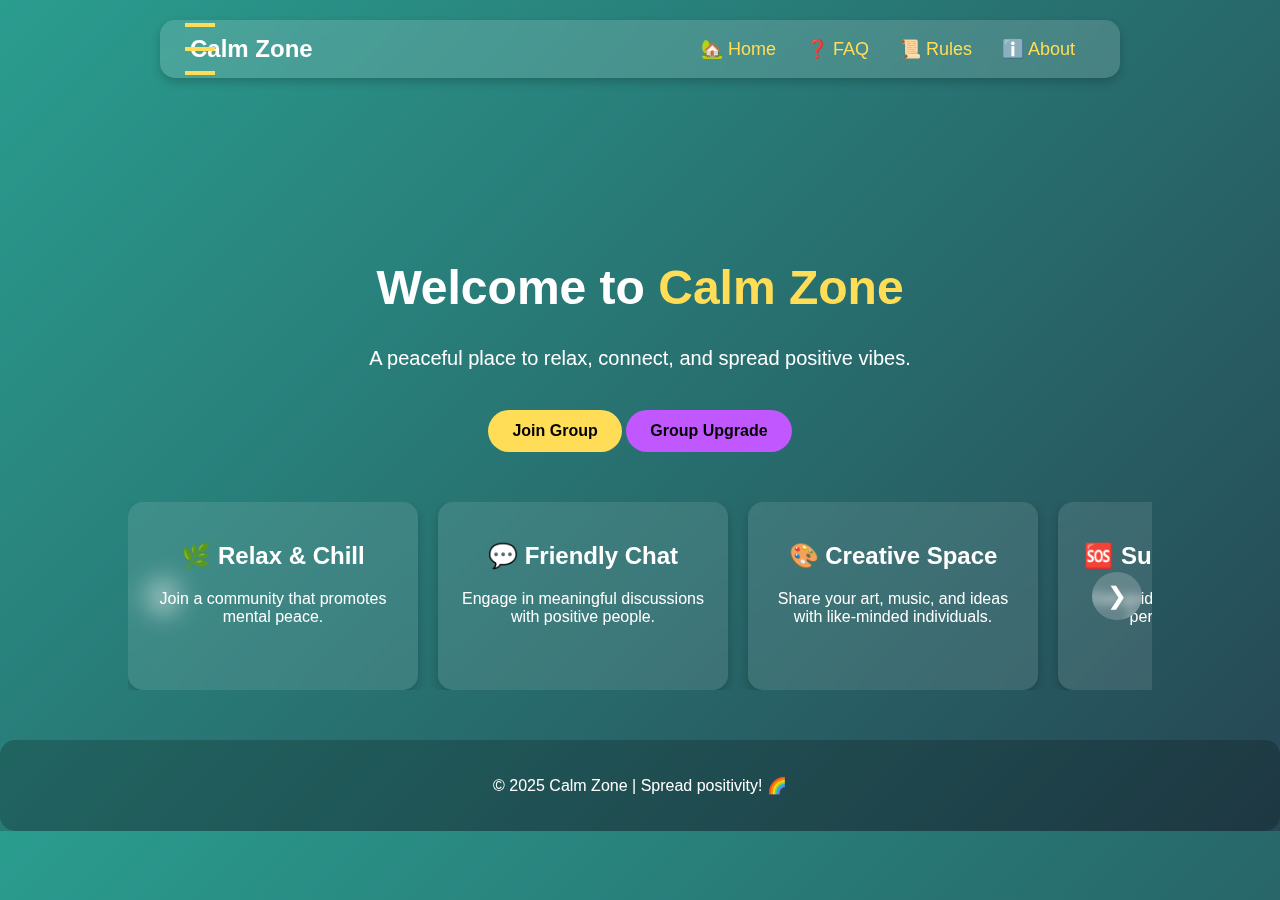
<file: index.html>
<!DOCTYPE html>
<html lang="en">
<head>
    <meta charset="UTF-8">
    <meta name="viewport" content="width=device-width, initial-scale=1">
    <title>Calm Zone | Home</title>
    <link rel="stylesheet" href="styles.css">
</head>
<body>

    <!-- Particle Background -->
    <div id="particles-js"></div>

    <!-- Navigation Menu -->
    <nav>
        <div class="logo">Calm Zone</div>
        <div class="menu-toggle" onclick="toggleMenu()">
            <div></div>
            <div></div>
            <div></div>
        </div>
        <ul id="nav-menu">
            <li><a href="index.html">🏡 Home</a></li>
            <li><a href="faq.html">❓ FAQ</a></li>
            <li><a href="rules.html">📜 Rules</a></li>
            <li><a href="about.html">ℹ️ About</a></li>
        </ul>
    </nav>

    <!-- Hero Section -->
    <section class="hero">
        <h1>Welcome to <span>Calm Zone</span></h1>
        <p>A peaceful place to relax, connect, and spread positive vibes.</p>
        <a href="https://t.me/+hgn41DQy_rE4Y2I9" class="cta">Join Group</a>
        <a href="https://t.me/boost?c=2398146978" class="btc">Group Upgrade</a>
    </section>

    <!-- Animated Feature Section -->
    <section class="slider-container">
        <div class="slider">
            <button class="slide-btn left-btn">&#10094;</button>  <!-- Left Button -->
            <div class="card">
                <h2>🌿 Relax & Chill</h2>
                <p>Join a community that promotes mental peace.</p>
            </div>
        
            <!-- Friendly Chat -->
            <div class="card">
                <h2>💬 Friendly Chat</h2>
                <p>Engage in meaningful discussions with positive people.</p>
            </div>
        
            <!-- Creative Space -->
            <div class="card">
                <h2>🎨 Creative Space</h2>
                <p>Share your art, music, and ideas with like-minded individuals.</p>
            </div>
        
            <!-- Support & Advice -->
            <div class="card">
                <h2>🆘 Support & Advice</h2>
                <p>Get guidance on life, work, and personal challenges.</p>
            </div>
        
            <!-- Entertainment & Fun -->
            <div class="card">
                <h2>🎭 Entertainment & Fun</h2>
                <p>Enjoy games, memes, and laughter with group members.</p>
            </div>
        
            <!-- Group Events -->
            <div class="card">
                <h2>📅 Group Events</h2>
                <p>Participate in online meetups, discussions, and contests.</p>
            </div>
        
            <!-- Learning & Growth -->
            <div class="card">
                <h2>📖 Learning & Growth</h2>
                <p>Improve skills, learn new things, and expand your knowledge.</p>
            </div>
        
            <!-- Random Chats -->
            <div class="card">
                <h2>🎲 Random Chats</h2>
                <p>Talk about anything and everything with new friends.</p>
            </div>
        <button class="slide-btn right-btn">&#10095;</button>  <!-- Right Button -->
        </div>
    </section>

    <!-- Footer -->
    <footer>
        <p>© 2025 Calm Zone | Spread positivity! 🌈</p>
    </footer>

    <script src="script.js"></script>
    <script src="particles.js"></script>
    <script>
        particlesJS.load('particles-js', 'particles-config.json', function() {
            console.log('Particles loaded successfully!');
        });
    </script>
</body>
</html>
</file>
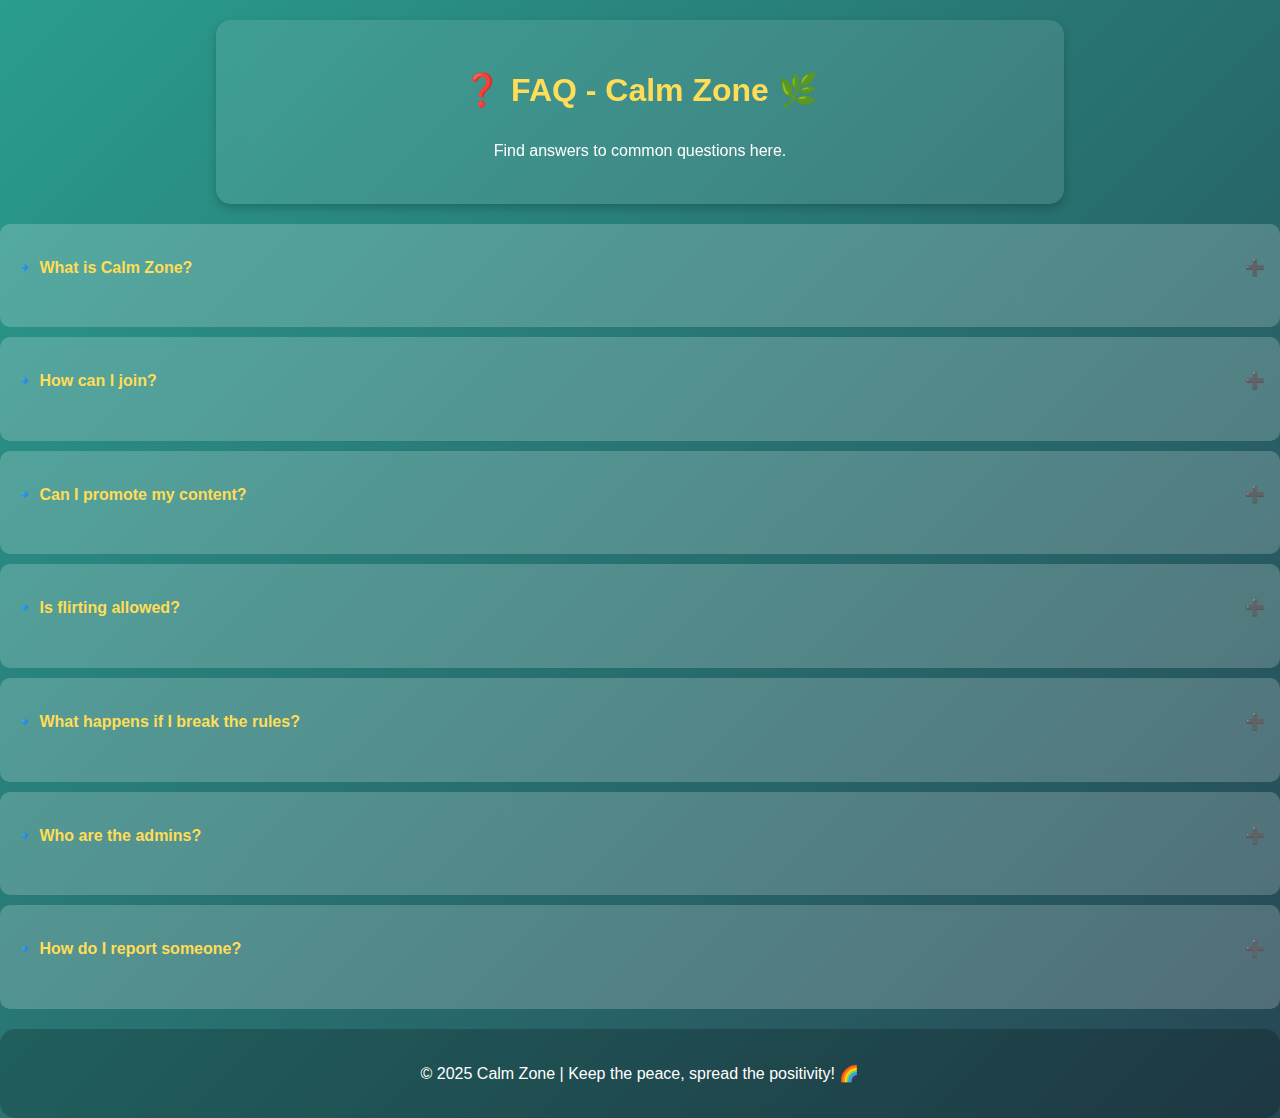
<file: FAQ.html>
<!DOCTYPE html>
<html lang="en">
<head>
    <meta charset="UTF-8">
    <meta name="viewport" content="width=device-width, initial-scale=1">
    <title>Calm Zone - FAQ ❓</title>
    <style>
        /* General Styling */
        body {
            font-family: 'Poppins', sans-serif;
            margin: 0;
            padding: 0;
            background: linear-gradient(135deg, #2a9d8f, #264653);
            color: #fff;
            text-align: center;
            line-height: 1.6;
        }

        /* Header Styling */
        header {
            background: rgba(255, 255, 255, 0.1);
            padding: 1.5em;
            border-radius: 15px;
            margin: 20px auto;
            width: 90%;
            max-width: 800px;
            backdrop-filter: blur(10px);
            box-shadow: 0 4px 10px rgba(0, 0, 0, 0.2);
            transition: transform 0.3s ease;
        }

        header:hover {
            transform: scale(1.02);
        }

        /* FAQ Section */
        .faq-container {
            max-width: 800px;
            margin: 20px auto;
            padding: 1.5em;
            background: rgba(255, 255, 255, 0.15);
            border-radius: 15px;
            backdrop-filter: blur(10px);
            box-shadow: 0 4px 10px rgba(0, 0, 0, 0.2);
        }

        h1 {
            color: #ffdd57;
        }

        /* FAQ Styling */
        .faq-item {
            background: rgba(255, 255, 255, 0.2);
            margin: 10px 0;
            padding: 15px;
            border-radius: 10px;
            cursor: pointer;
            transition: background 0.3s ease, transform 0.2s ease;
        }

        .faq-item:hover {
            background: rgba(255, 255, 255, 0.4);
            transform: scale(1.02);
        }

        .faq-question {
            font-weight: bold;
            color: #ffdd57;
            display: flex;
            justify-content: space-between;
            align-items: center;
        }

        .faq-answer {
            max-height: 0;
            overflow: hidden;
            transition: max-height 0.4s ease-in-out, padding 0.3s ease-in-out;
            padding: 0 15px;
            background: rgba(0, 0, 0, 0.2);
            border-radius: 8px;
            color: #fff;
        }

        .faq-item.active .faq-answer {
            max-height: 200px;
            padding: 10px 15px;
        }

        footer {
            margin-top: 20px;
            padding: 1em;
            background: rgba(0, 0, 0, 0.2);
            border-radius: 15px;
        }

        /* Responsive */
        @media (max-width: 600px) {
            header, .faq-container {
                padding: 1.2em;
            }
        }
    </style>
</head>
<body>
    <header>
        <h1>❓ FAQ - Calm Zone 🌿</h1>
        <p>Find answers to common questions here.</p>
    </header>

    <div class="faq-item" onclick="toggleFAQ(this)">
        <p class="faq-question">🔹 What is Calm Zone? <span>➕</span></p>
        <p class="faq-answer">Calm Zone is a peaceful Telegram community for connecting, chatting, and relaxing while respecting one another.</p>
      </div>
  
      <div class="faq-item" onclick="toggleFAQ(this)">
        <p class="faq-question">🔹 How can I join? <span>➕</span></p>
        <p class="faq-answer">Simply click on the invite link <a href="https://t.me/+hgn41DQy_rE4Y2I9">Join Calm Zone</a> to start your journey.</p>
      </div>
  
      <div class="faq-item" onclick="toggleFAQ(this)">
        <p class="faq-question">🔹 Can I promote my content? <span>➕</span></p>
        <p class="faq-answer">No, promotions and advertisements are not allowed in order to maintain a safe and respectful space for everyone.</p>
      </div>
  
      <div class="faq-item" onclick="toggleFAQ(this)">
        <p class="faq-question">🔹 Is flirting allowed? <span>➕</span></p>
        <p class="faq-answer">Flirting is allowed only with mutual consent. Any harassment or unwanted advances will result in a ban.</p>
      </div>
  
      <div class="faq-item" onclick="toggleFAQ(this)">
        <p class="faq-question">🔹 What happens if I break the rules? <span>➕</span></p>
        <p class="faq-answer">Depending on the severity of the violation, you may receive a warning, be muted, or face a permanent ban.</p>
      </div>
  
      <div class="faq-item" onclick="toggleFAQ(this)">
        <p class="faq-question">🔹 Who are the admins? <span>➕</span></p>
        <p class="faq-answer">Our admins are dedicated to keeping the group safe and friendly. Contact <a href="https://t.me/CalmZoneAdmin" style="color: #ffdd57;">@CalmZoneAdmin</a> for help.</p>
      </div>
  
      <div class="faq-item" onclick="toggleFAQ(this)">
        <p class="faq-question">🔹 How do I report someone? <span>➕</span></p>
        <p class="faq-answer">If you notice rule violations, please message an admin or report using Telegram’s built-in report feature.</p>
      </div>
    <footer>
        <p>© 2025 Calm Zone | Keep the peace, spread the positivity! 🌈</p>
    </footer>

    <script>
        function toggleFAQ(element) {
            element.classList.toggle('active');
            let icon = element.querySelector('.faq-question span');
            icon.textContent = icon.textContent === '➕' ? '➖' : '➕';
        }
    </script>
</body>
</html>
</file>
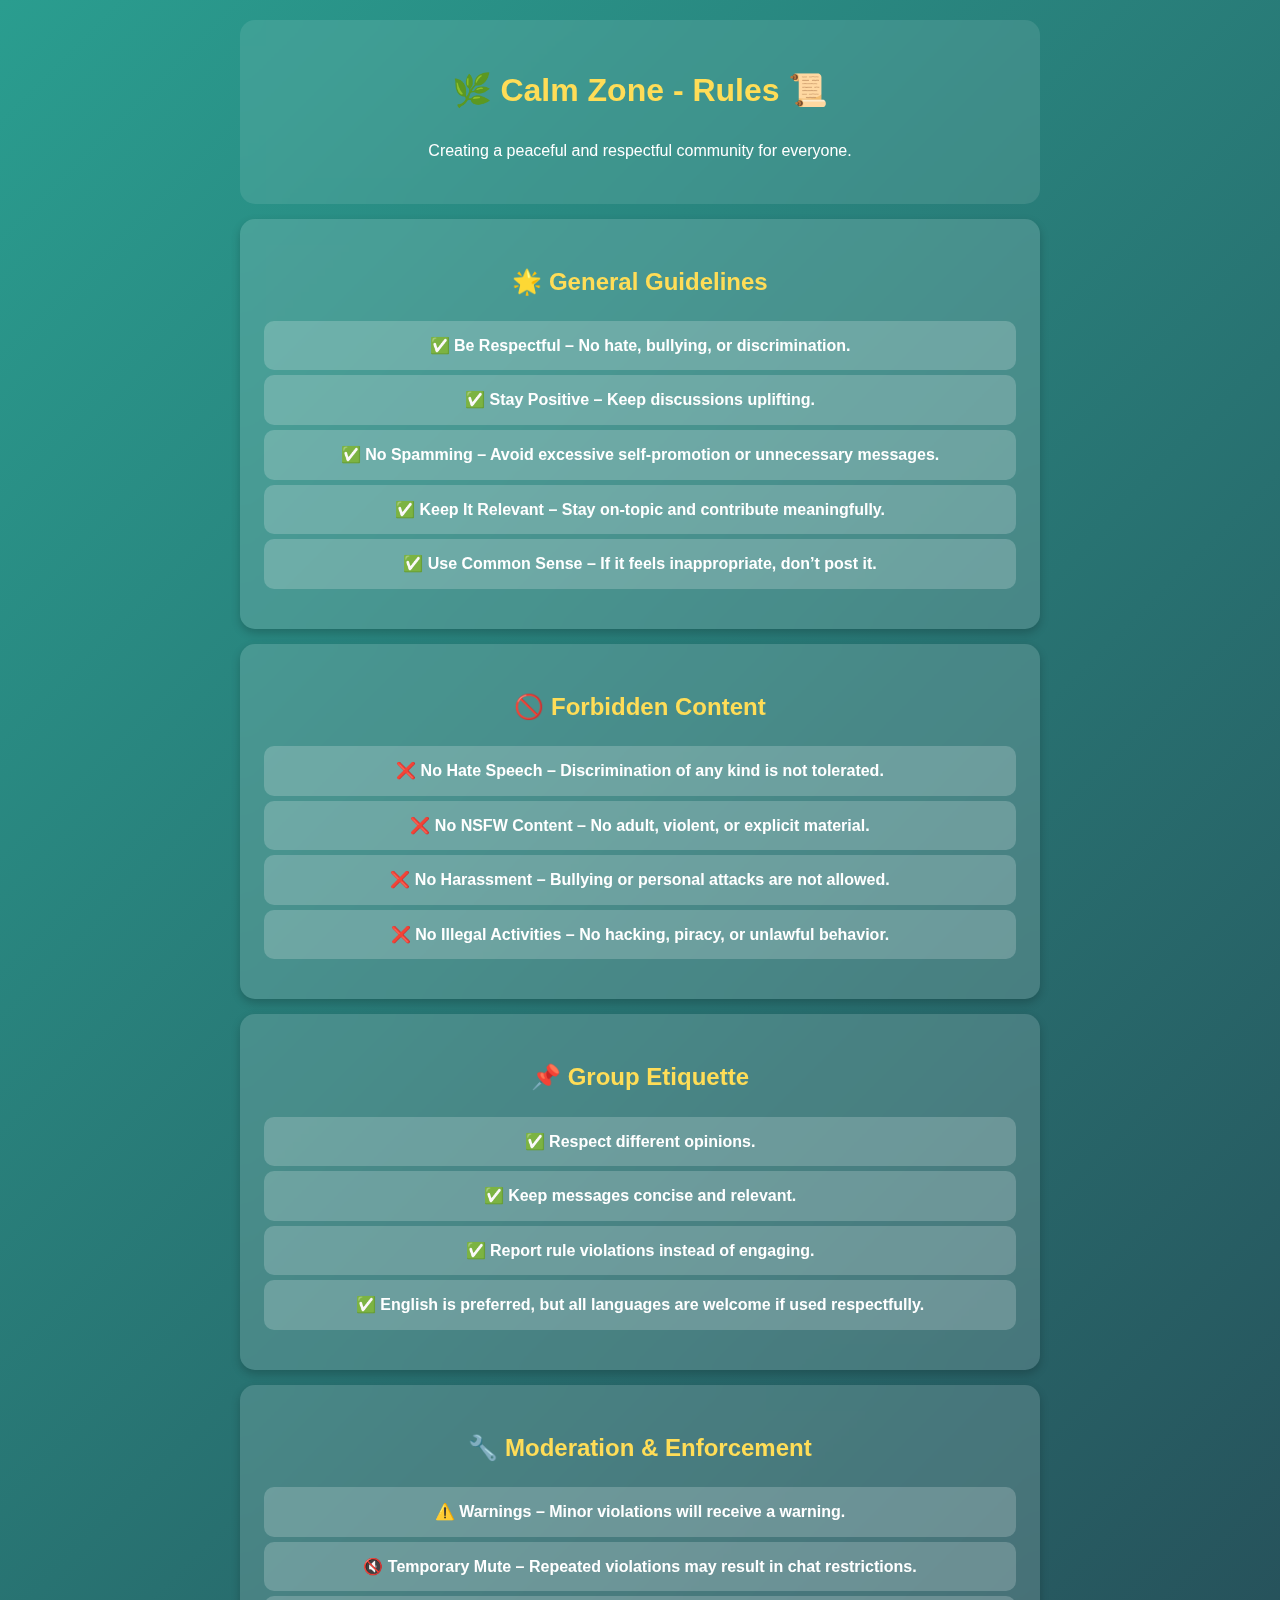
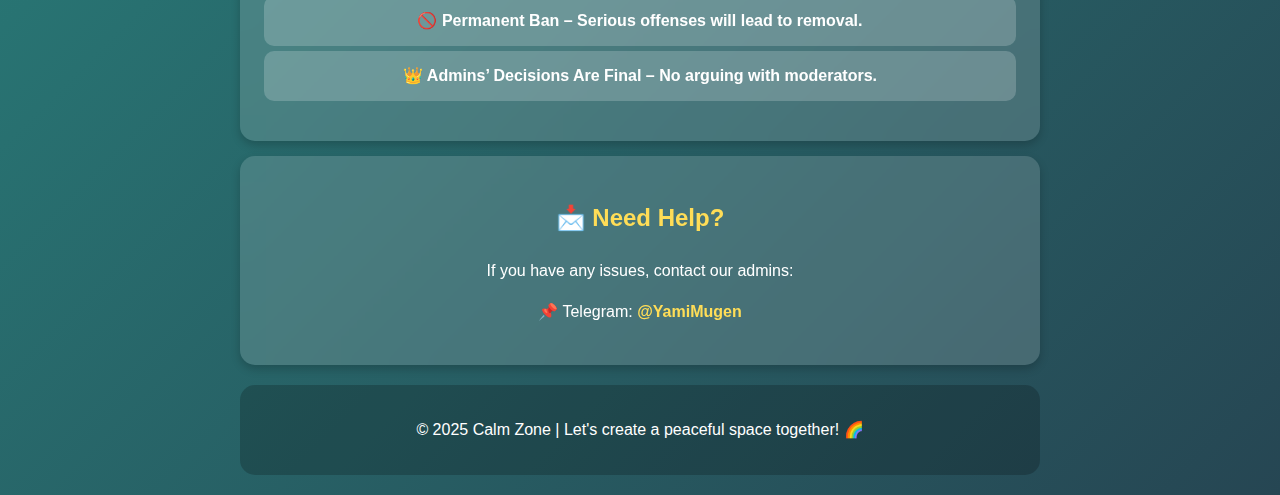
<file: Rules.html>
<!DOCTYPE html>
<html lang="en">
<head>
    <meta charset="UTF-8">
    <meta name="viewport" content="width=device-width, initial-scale=1">
    <title>Calm Zone - Rules 📜</title>
    <style>
        /* General Styling */
        body {
            font-family: 'Poppins', sans-serif;
            margin: 0;
            padding: 0;
            background: linear-gradient(135deg, #2a9d8f, #264653);
            color: #fff;
            text-align: center;
            line-height: 1.6;
        }

        /* Container for content */
        .container {
            width: 90%;
            max-width: 800px;
            margin: 20px auto;
        }

        /* Card Styling */
        .card {
            background: rgba(255, 255, 255, 0.15);
            padding: 1.5em;
            margin: 15px 0;
            border-radius: 15px;
            backdrop-filter: blur(10px);
            box-shadow: 0 4px 10px rgba(0, 0, 0, 0.2);
        }

        /* Header Styling */
        header {
            background: rgba(255, 255, 255, 0.1);
            padding: 1.5em;
            border-radius: 15px;
            backdrop-filter: blur(10px);
        }

        h1, h2 {
            color: #ffdd57;
        }

        ul {
            list-style: none;
            padding: 0;
        }

        ul li {
            background: rgba(255, 255, 255, 0.2);
            padding: 12px;
            margin: 5px 0;
            border-radius: 10px;
            font-weight: bold;
            transition: 0.3s ease;
        }

        ul li:hover {
            background: rgba(255, 255, 255, 0.4);
        }

        footer {
            margin-top: 20px;
            padding: 1em;
            background: rgba(0, 0, 0, 0.2);
            border-radius: 15px;
        }

        a {
            color: #ffdd57;
            font-weight: bold;
            text-decoration: none;
        }

        a:hover {
            text-decoration: underline;
        }

        /* Responsive Design */
        @media (max-width: 600px) {
            .card {
                padding: 1.2em;
            }
        }
    </style>
</head>
<body>
    <div class="container">
        <header>
            <h1>🌿 Calm Zone - Rules 📜</h1>
            <p>Creating a peaceful and respectful community for everyone.</p>
        </header>

        <div class="card">
            <h2>🌟 General Guidelines</h2>
            <ul>
                <li>✅ Be Respectful – No hate, bullying, or discrimination.</li>
                <li>✅ Stay Positive – Keep discussions uplifting.</li>
                <li>✅ No Spamming – Avoid excessive self-promotion or unnecessary messages.</li>
                <li>✅ Keep It Relevant – Stay on-topic and contribute meaningfully.</li>
                <li>✅ Use Common Sense – If it feels inappropriate, don’t post it.</li>
            </ul>
        </div>

        <div class="card">
            <h2>🚫 Forbidden Content</h2>
            <ul>
                <li>❌ No Hate Speech – Discrimination of any kind is not tolerated.</li>
                <li>❌ No NSFW Content – No adult, violent, or explicit material.</li>
                <li>❌ No Harassment – Bullying or personal attacks are not allowed.</li>
                <li>❌ No Illegal Activities – No hacking, piracy, or unlawful behavior.</li>
            </ul>
        </div>

        <div class="card">
            <h2>📌 Group Etiquette</h2>
            <ul>
                <li>✅ Respect different opinions.</li>
                <li>✅ Keep messages concise and relevant.</li>
                <li>✅ Report rule violations instead of engaging.</li>
                <li>✅ English is preferred, but all languages are welcome if used respectfully.</li>
            </ul>
        </div>

        <div class="card">
            <h2>🔧 Moderation & Enforcement</h2>
            <ul>
                <li>⚠️ Warnings – Minor violations will receive a warning.</li>
                <li>🔇 Temporary Mute – Repeated violations may result in chat restrictions.</li>
                <li>🚫 Permanent Ban – Serious offenses will lead to removal.</li>
                <li>👑 Admins’ Decisions Are Final – No arguing with moderators.</li>
            </ul>
        </div>

        <div class="card">
            <h2>📩 Need Help?</h2>
            <p>If you have any issues, contact our admins:</p>
            <p>📌 Telegram: <a href="https://t.me/YamiMugen">@YamiMugen</a></p>
        </div>

        <footer>
            <p>© 2025 Calm Zone | Let's create a peaceful space together! 🌈</p>
        </footer>
    </div>
</body>
</html>
</file>
<file: styles.css>
/* General Styling */
html {
    scroll-behavior: smooth;
    overflow-x: hidden; /* Disable horizontal scrolling */
}

body {
    font-family: 'Poppins', sans-serif;
    margin: 0;
    padding: 0;
    color: #fff;
    text-align: center;
    background: linear-gradient(135deg, #2a9d8f, #264653);
    overflow-x: hidden;
}

/* Particle Background */
#particles-js {
    position: fixed;
    width: 100%;
    height: 100%;
    z-index: -1;
    top: 0;
    left: 0;
}

/* Navigation Bar */
nav {
    display: flex;
    justify-content: space-between;
    align-items: center;
    background: rgba(255, 255, 255, 0.15);
    padding: 15px 30px;
    border-radius: 15px;
    margin: 20px auto;
    width: 90%;
    max-width: 900px;
    backdrop-filter: blur(10px);
    box-shadow: 0 4px 10px rgba(0, 0, 0, 0.2);
}

/* Logo */
.logo {
    font-size: 24px;
    font-weight: bold;
}

/* Menu List */
nav ul {
    list-style: none;
    padding: 0;
    margin: 0;
    display: flex;
}

nav ul li {
    margin: 0 15px;
}

nav ul li a {
    color: #ffdd57;
    text-decoration: none;
    font-size: 18px;
    transition: 0.3s;
}

nav ul li a:hover {
    color: #fffa65;
}

/* Hamburger Menu (Hidden by default) */
.menu-toggle {
    position: absolute;
    left: 20px; /* Adjust this value as needed */
    top: 50%;
    transform: translateY(-50%);
    display: flex;
    flex-direction: column;
    gap: 10px;
}


.menu-toggle div {
    width: 30px;
    height: 4px;
    background: #ffdd57;
    margin: 5px;
    transition: 0.3s;
}

/* Responsive Navigation */
@media screen and (max-width: 768px) {
    nav {
        flex-direction: column;
        text-align: center;
    }

    .menu-toggle {
        display: flex;
    }

    nav ul {
        flex-direction: column;
        width: 100%;
        text-align: center;
        background: rgba(255, 255, 255, 0.2);
        position: absolute;
        top: 60px;
        left: 0;
        width: 100%;
        display: none;
        padding: 10px 0;
        border-radius: 10px;
    }

    nav ul li {
        margin: 10px 0;
    }

    .nav-active {
        display: flex;
        flex-direction: column;
    }
}

/* Hero Section */
.hero {
    margin-top: 100px;
    padding: 50px 20px;
}

.hero h1 {
    font-size: 48px;
}

.hero h1 span {
    color: #ffdd57;
}

.hero p {
    font-size: 20px;
    margin-top: 10px;
}

.cta {
    display: inline-block;
    margin-top: 20px;
    padding: 12px 24px;
    background: #ffdd57;
    color: #000;
    font-weight: bold;
    text-decoration: none;
    border-radius: 25px;
    transition: 0.3s;
}

.cta:hover {
    background: #fffa65;
}

.btc {
    display: inline-block;
    margin-top: 20px;
    padding: 12px 24px;
    background: #c157ff;
    color: #000;
    font-weight: bold;
    text-decoration: none;
    border-radius: 25px;
    transition: 0.3s;
}

.btc:hover {
    background: #c157ff;
}

/* Features Section with Slide-in Animation */
.features {
    display: flex;
    justify-content: center;
    flex-wrap: wrap;
    margin-top: 50px;
    padding: 20px;
    overflow: hidden;
}

.feature-box {
    width: 300px;
    background: rgba(255, 255, 255, 0.2);
    padding: 20px;
    margin: 15px;
    border-radius: 15px;
    backdrop-filter: blur(10px);
    box-shadow: 0 4px 10px rgba(0, 0, 0, 0.2);
    transition: 0.5s ease-in-out;
    opacity: 0;
    transform: translateY(30px);
}

/* Slide-in Animation */
.feature-box.show {
    opacity: 1;
    transform: translateY(0);
}

/* Footer */
footer {
    margin-top: 50px;
    padding: 20px;
    background: rgba(0, 0, 0, 0.2);
    border-radius: 15px;
}

/* Slider Container */
.slider-container {
    position: relative;
    width: 80%;
    margin: auto;
    overflow: hidden;
    display: flex;
    align-items: center;
}

/* Slider */
.slider {
    display: flex;
    gap: 20px;
    overflow-x: auto;
    scroll-behavior: smooth;
    scrollbar-width: none;
    -ms-overflow-style: none;
}

/* Hide scrollbar */
.slider::-webkit-scrollbar {
    display: none;
}

/* Card Styling */
.card {
    background: rgba(255, 255, 255, 0.1);
    padding: 20px;
    border-radius: 15px;
    width: 250px;
    text-align: center;
    backdrop-filter: blur(10px);
    box-shadow: 0 4px 10px rgba(0, 0, 0, 0.2);
    transition: 0.3s;
    flex-shrink: 0;
}

.card:hover {
    transform: scale(1.05);
}

/* Button */
.card button {
    padding: 10px 20px;
    border: none;
    background: #ffdd57;
    color: #000;
    font-weight: bold;
    border-radius: 10px;
    cursor: pointer;
    transition: 0.3s;
}

.card button:hover {
    background: #fffa65;
}

/* Slide Buttons */
.slide-btn {
    position: absolute;
    top: 50%;
    transform: translateY(-50%);
    background: rgba(255, 255, 255, 0.2);
    border: none;
    padding: 10px 15px;
    cursor: pointer;
    font-size: 24px;
    color: #fff;
    border-radius: 50%;
    transition: 0.3s;
    backdrop-filter: blur(5px);
}

.slide-btn:hover {
    background: rgba(255, 255, 255, 0.4);
}

.left-btn {
    left: 10px;
}

.right-btn {
    right: 10px;
}
</file>
